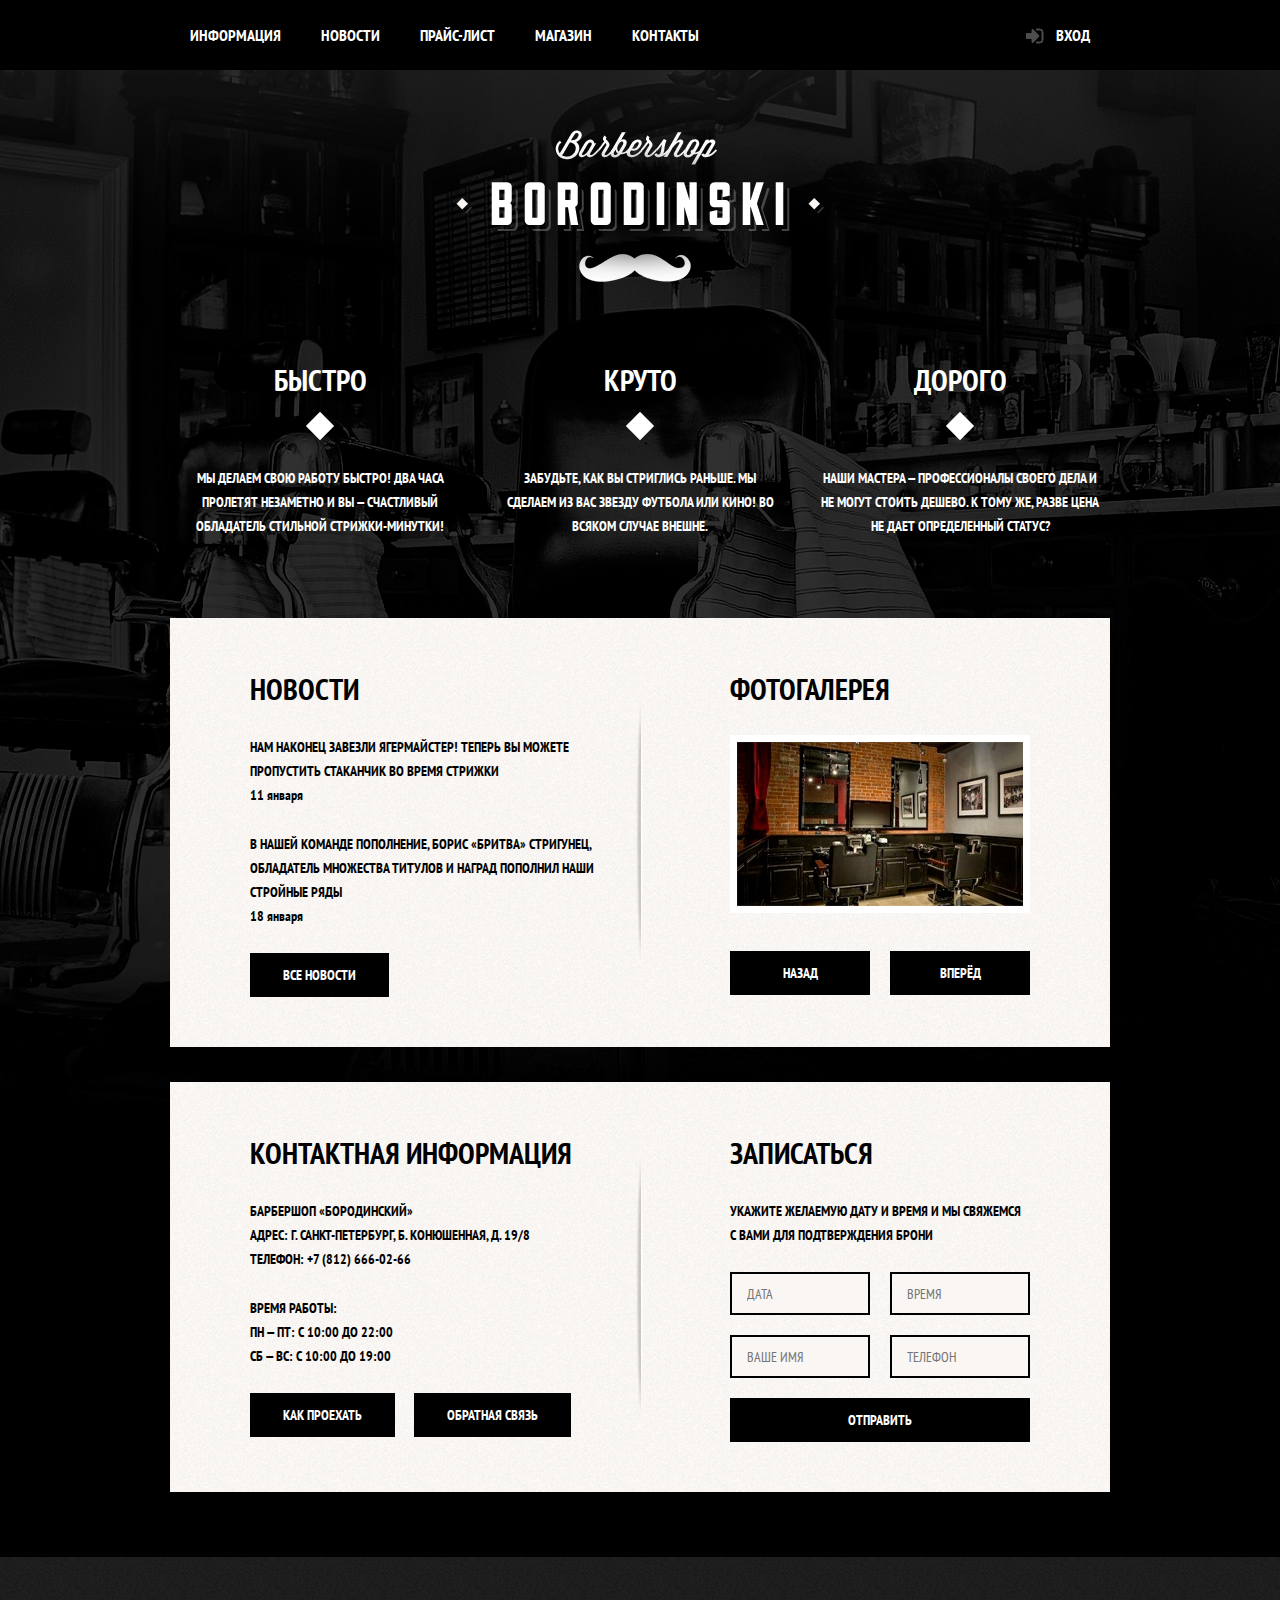
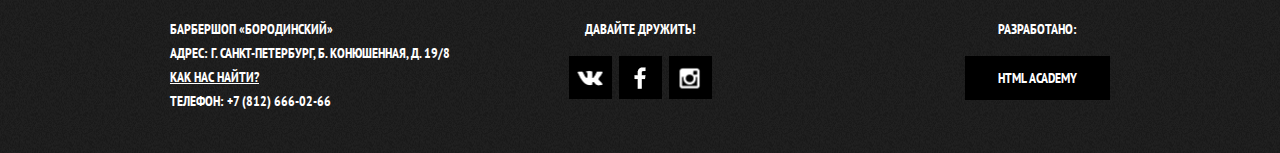
<file: index.html>
<!DOCTYPE html>
<html lang="ru">

<head>
  <meta charset="utf-8">
  <title>Барбершоп «Бородинский»</title>
  <link href="https://fonts.googleapis.com/css?family=PT+Sans+Narrow:700&amp;subset=cyrillic" rel="stylesheet">
  <link rel="stylesheet" href="css/normalize.min.css">
  <link rel="stylesheet" href="css/style.min.css">
</head>

<body class="index-body">
  <header class="main-header">
    <div class="container clearfix">
      <nav class="main-navigation">
        <ul>
          <li><a href="#">Информация</a></li>
          <li><a href="#">Новости</a></li>
          <li><a href="price.html">Прайс-лист</a></li>
          <li><a href="shop.html">Магазин</a></li>
          <li><a href="#">Контакты</a></li>
        </ul>
      </nav>
      <div class="user-block">
        <a href="#" class="user-block__login">Вход</a>
      </div>
    </div>
  </header>
  <main class="container">
    <div class="index-logo">
      <img src="img/logo-index.png" width="368" height="204" alt="Барбершоп «Бородинский»">
    </div>
    <div class="features clearfix">
      <div class="features__item">
        <b class="features__name">Быстро</b>
        <p>Мы делаем свою работу быстро! Два часа пролетят незаметно и вы — счастливый обладатель стильной стрижки-минутки!</p>
      </div>
      <div class="features__item">
        <b class="features__name">Круто</b>
        <p>Забудьте, как вы стриглись раньше. Мы сделаем из вас звезду футбола или кино! Во всяком случае внешне.</p>
      </div>
      <div class="features__item">
        <b class="features__name">Дорого</b>
        <p>Наши мастера — профессионалы своего дела и не могут стоить дешево. К тому же, разве цена не дает определенный статус?</p>
      </div>
    </div>
    <div class="index-content clearfix">
      <div class="index-content__left">
        <h2 class="index-content__title">Новости</h2>
        <ul class="news-preview">
          <li>
            <p>Нам наконец завезли Ягермайстер! Теперь вы можете пропустить стаканчик во время стрижки</p>
            <time datetime="2016-01-11">11 января</time>
          </li>
          <li>
            <p>В нашей команде пополнение, Борис «Бритва» Стригунец, обладатель множества титулов и наград пополнил наши стройные ряды</p>
            <time datetime="2016-01-18">18 января</time>
          </li>
        </ul>
        <a href="" class="btn">Все новости</a>
      </div>
      <div class="index-content__right">
        <h2 class="index-content__title">Фотогалерея</h2>
        <div class="gallery">
          <figure class="gallery__content">
            <img src="img/index-photo1.jpg" width="286" height="164" alt="Интерьер барбершопа">
          </figure>
          <button class="btn gallery__prev" type="button">Назад</button>
          <button class="btn gallery__next" type="button">Вперёд</button>
        </div>
      </div>
    </div>
    <div class="index-content clearfix">
      <div class="index-content__left">
        <h2 class="index-content__title">Контактная информация</h2>
        <p>
          Барбершоп «Бородинский»<br> Адрес: г. Санкт-Петербург, Б. Конюшенная, д. 19/8<br> Телефон: +7 (812) 666-02-66
        </p>
        <p>
          Время работы:<br> пн — пт: с 10:00 до 22:00<br> сб — вс: с 10:00 до 19:00
        </p>
        <a href="#" class="btn js-map-link">Как проехать</a>
        <a href="#" class="btn">Обратная связь</a>
      </div>
      <div class="index-content__right">
        <h2 class="index-content__title">Записаться</h2>
        <p>Укажите желаемую дату и время и мы свяжемся с вами для подтверждения брони</p>
        <form action="https://echo.htmlacademy.ru" method="post" class="appointment-form">
          <input type="text" name="date" value="" placeholder="Дата">
          <input type="text" name="time" value="" placeholder="Время">
          <input type="text" name="name" value="" placeholder="Ваше имя">
          <input type="tel" name="phone" value="" placeholder="Телефон">
          <button class="btn" type="submit">Отправить</button>
        </form>
      </div>
    </div>
  </main>
  <footer class="main-footer index-footer">
    <div class="container clearfix">
      <div class="footer-contacts">
        Барбершоп «Бородинский»<br> Адрес: г. Санкт-Петербург, Б. Конюшенная, д. 19/8<br>
        <a href="#">Как нас найти?</a><br> Телефон: +7 (812) 666-02-66
      </div>
      <div class="footer-social">
        <p>Давайте дружить!</p>
        <a href="#" class="social-btn social-btn--vk">Вконтакте</a>
        <a href="#" class="social-btn social-btn--fb">Фейсбук</a>
        <a href="#" class="social-btn social-btn--inst">Инстаграм</a>
      </div>
      <div class="footer-copyright">
        <p>Разработано:</p>
        <a href="https://htmlacademy.ru" class="btn">HTML Academy</a>
      </div>
    </div>
  </footer>
  <div class="modal-content">
    <button class="modal-content-close" type="button" title="Закрыть">Закрыть</button>
    <h2 class="modal-content-title">Личный кабинет</h2>
    <p>Введите свой логин и пароль</p>
    <form action="https://echo.htmlacademy.ru" class="login-form" method="post">
      <input type="text" class="icon-user" name="login" placeholder="Логин">
      <input type="password" class="icon-password" name="password" placeholder="Пароль">
      <label class="login-checkbox">
        <input type="checkbox" name="remember">
        <span class="checkbox-indicator"></span>
        Запомните меня
      </label>
      <a href="#" class="restore">Я забыл пароль!</a>
      <button class="btn" type="submit">Войти</button>
    </form>
  </div>
  <div class="modal-content-map">
    <button class="modal-content-close" type="button" title="Закрыть">Закрыть</button>
    <div>
      <iframe src="https://www.google.com/maps/embed?pb=!1m18!1m12!1m3!1d1998.5989424123638!2d30.320894615634952!3d59.93879686904849!2m3!1f0!2f0!3f0!3m2!1i1024!2i768!4f13.1!3m3!1m2!1s0x4696310fca5ba729%3A0xea9c53d4493c879f!2z0JHQvtC70YzRiNCw0Y8g0JrQvtC90Y7RiNC10L3QvdCw0Y8g0YPQuy4sIDE5LCDQodCw0L3QutGCLdCf0LXRgtC10YDQsdGD0YDQsywgMTkxMTg2!5e0!3m2!1sru!2sru!4v1511522426504" width="766" height="561" frameborder="0" style="border:0" allowfullscreen></iframe>
    </div>
  </div>
  <div class="modal-overlay"></div>

  <script src="js/popup.min.js"></script>
</body>

</html>
</file>
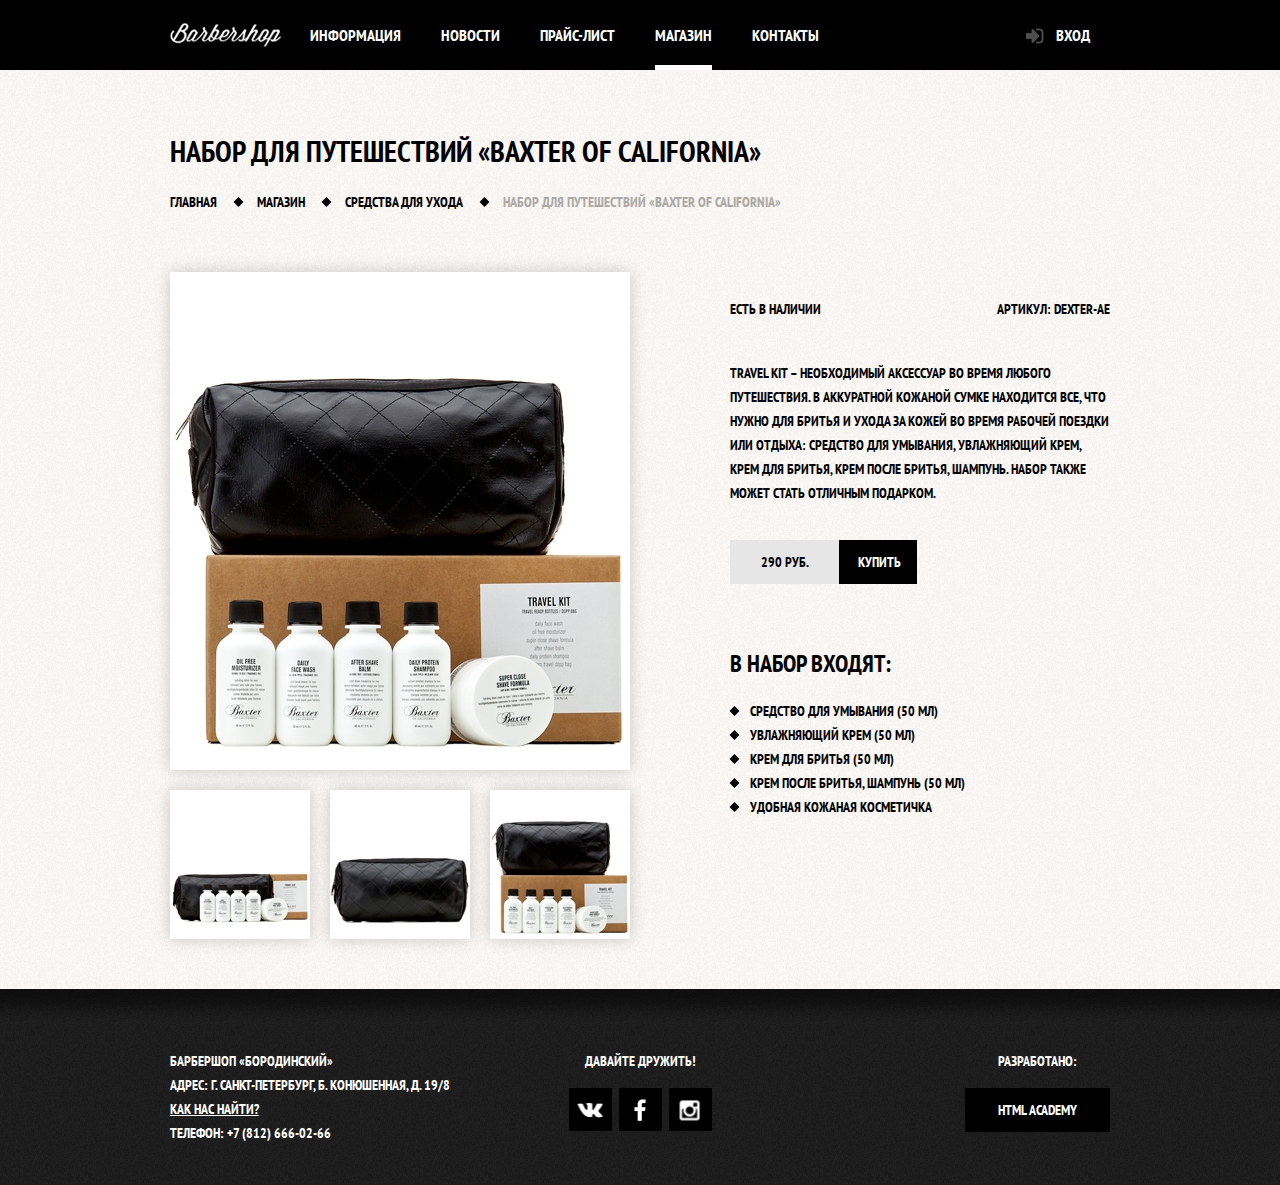
<file: item.html>
<!DOCTYPE html>
<html lang="ru">

<head>
  <meta charset="utf-8">
  <title>Барбершоп «Бородинский»</title>
  <link href="https://fonts.googleapis.com/css?family=PT+Sans+Narrow:700&amp;subset=cyrillic" rel="stylesheet">
  <link rel="stylesheet" href="css/normalize.min.css">
  <link rel="stylesheet" href="css/style.min.css">
</head>

<body>
  <header class="main-header">
    <div class="container clearfix">
      <div class="header-logo">
        <a href="index.html"><img src="img/logo-header.png" width="111" height="24" alt="Барбершоп «Бородинский»"></a>
      </div>
      <nav class="main-navigation">
        <ul>
          <li><a href="#">Информация</a></li>
          <li><a href="#">Новости</a></li>
          <li><a href="price.html">Прайс-лист</a></li>
          <li class="active"><a href="shop.html">Магазин</a></li>
          <li><a href="#">Контакты</a></li>
        </ul>
      </nav>
      <div class="user-block">
        <a href="#" class="user-block__login">Вход</a>
      </div>
    </div>
  </header>
  <main class="container">
    <div class="page-header">
      <h1 class="page-header__title">Набор для путешествий «Baxter of California»</h1>
      <nav class="page-header__breadcrumbs">
        <ul>
          <li><a href="index.html">Главная</a></li>
          <li><a href="shop.html">Магазин</a></li>
          <li><a href="#">Средства для ухода</a></li>
          <li>Набор для путешествий «Baxter of California»</li>
        </ul>
      </nav>
    </div>
    <article class="product clearfix">
      <div class="product__left">
        <div class="product__gallery">
          <div class="product__big-picture">
            <img src="img/item-photo1.jpg" width="460" height="498" alt="Набор для путешествий «Baxter of California»">
          </div>
          <div class="product__thumbnails">
            <img src="img/item-thumb1.jpg" width="140" height="149" alt="Набор для путешествий «Baxter of California» - миниатюра">
            <img src="img/item-thumb2.jpg" width="140" height="149" alt="Набор для путешествий «Baxter of California» - миниатюра">
            <img src="img/item-thumb3.jpg" width="140" height="149" alt="Набор для путешествий «Baxter of California» - миниатюра">
          </div>
        </div>
      </div>
      <div class="product__right clearfix">
        <span class="product__availability">Есть в наличии</span>
        <span class="product__vendor-code">Артикул: dexter-ae</span>
        <p class="product__decription">
          Travel Kit – необходимый аксессуар во время любого путешествия. В аккуратной кожаной сумке находится все, что нужно для бритья и ухода за кожей во время рабочей поездки или отдыха: средство для умывания, увлажняющий крем, крем для бритья, крем после бритья,
          шампунь. Набор также может стать отличным подарком.
        </p>
        <div class="order product__order">
          <span class="order__price">290 руб.</span><a href="#" class="btn order__buy">Купить</a>
        </div>
        <h2 class="product__subheading">В набор входят:</h2>
        <ul class="product__set">
          <li>Средство для умывания (50 мл)<br></li>
          <li>Увлажняющий крем (50 мл)</li>
          <li>Крем для бритья (50 мл)</li>
          <li>Крем после бритья, шампунь (50 мл)</li>
          <li>Удобная кожаная косметичка</li>
        </ul>
      </div>
    </article>
  </main>
  <footer class="main-footer">
    <div class="container clearfix">
      <div class="footer-contacts">
        Барбершоп «Бородинский»<br> Адрес: г. Санкт-Петербург, Б. Конюшенная, д. 19/8<br>
        <a href="#">Как нас найти?</a><br> Телефон: +7 (812) 666-02-66
      </div>
      <div class="footer-social">
        <p>Давайте дружить!</p>
        <a href="#" class="social-btn social-btn--vk">Вконтакте</a>
        <a href="#" class="social-btn social-btn--fb">Фейсбук</a>
        <a href="#" class="social-btn social-btn--inst">Инстаграм</a>
      </div>
      <div class="footer-copyright">
        <p>Разработано:</p>
        <a href="https://htmlacademy.ru" class="btn">HTML Academy</a>
      </div>
    </div>
  </footer>
  <div class="modal-content">
    <button class="modal-content-close" type="button" title="Закрыть">Закрыть</button>
    <h2 class="modal-content-title">Личный кабинет</h2>
    <p>Введите свой логин и пароль</p>
    <form action="https://echo.htmlacademy.ru" class="login-form" method="post">
      <input type="text" class="icon-user" name="login" placeholder="Логин">
      <input type="password" class="icon-password" name="password" placeholder="Пароль">
      <label class="login-checkbox">
        <input type="checkbox" name="remember">
        <span class="checkbox-indicator"></span>
        Запомните меня
      </label>
      <a href="#" class="restore">Я забыл пароль!</a>
      <button class="btn" type="submit">Войти</button>
    </form>
  </div>
  <div class="modal-overlay"></div>

  <script src="js/popup.min.js"></script>
</body>

</html>
</file>
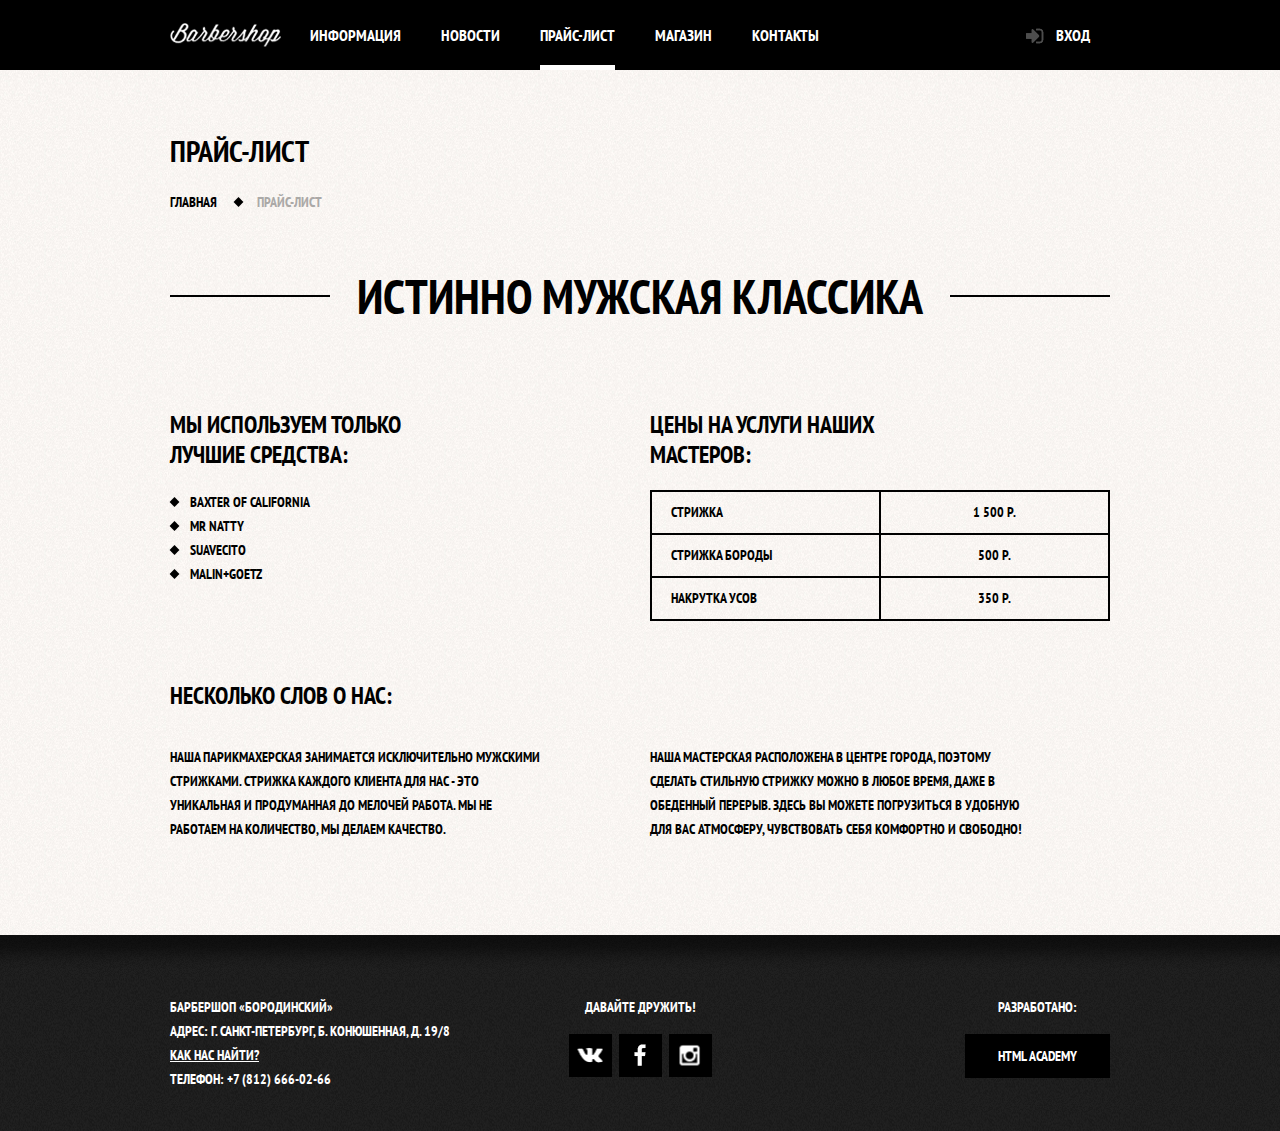
<file: price.html>
<!DOCTYPE html>
<html lang="ru">

<head>
  <meta charset="utf-8">
  <title>Барбершоп «Бородинский»</title>
  <link href="https://fonts.googleapis.com/css?family=PT+Sans+Narrow:700&amp;subset=cyrillic" rel="stylesheet">
  <link rel="stylesheet" href="css/normalize.min.css">
  <link rel="stylesheet" href="css/style.min.css">
</head>

<body>
  <header class="main-header">
    <div class="container clearfix">
      <div class="header-logo">
        <a href="index.html"><img src="img/logo-header.png" width="111" height="24" alt="Барбершоп «Бородинский»"></a>
      </div>
      <nav class="main-navigation">
        <ul>
          <li><a href="#">Информация</a></li>
          <li><a href="#">Новости</a></li>
          <li class="active"><a>Прайс-лист</a></li>
          <li><a href="shop.html">Магазин</a></li>
          <li><a href="#">Контакты</a></li>
        </ul>
      </nav>
      <div class="user-block">
        <a href="#" class="user-block__login">Вход</a>
      </div>
    </div>
  </header>
  <main class="container">
    <div class="page-header">
      <h1 class="page-header__title">Прайс-лист</h1>
      <nav class="page-header__breadcrumbs">
        <ul>
          <li><a href="index.html">Главная</a></li>
          <li>Прайс-лист</li>
        </ul>
      </nav>
    </div>
    <article class="price clearfix">
      <div class="price__slogan">
        Истинно мужская классика
      </div>
      <div class="price__left">
        <h2 class="price__subheading">Мы используем только лучшие средства:</h2>
        <ul>
          <li>Baxter of California</li>
          <li>Mr Natty</li>
          <li>Suavecito</li>
          <li>Malin+Goetz</li>
        </ul>
      </div>
      <div class="price__right">
        <h2 class="price__subheading">Цены на услуги наших мастеров:</h2>
        <table>
          <tr>
            <td>Стрижка</td>
            <td>1 500 р.</td>
          </tr>
          <tr>
            <td>Стрижка бороды</td>
            <td>500 р.</td>
          </tr>
          <tr>
            <td>Накрутка усов</td>
            <td>350 р.</td>
          </tr>
        </table>
      </div>
      <h2 class="price__subheading">Несколько слов о нас:</h2>
      <div class="price__left">
        <p>
          Наша парикмахерская занимается исключительно мужскими стрижками. Стрижка каждого клиента для нас - это уникальная и продуманная до мелочей работа. Мы не работаем на количество, мы делаем качество.
        </p>
      </div>
      <div class="price__right">
        <p>
          Наша мастерская расположена в центре города, поэтому сделать стильную стрижку можно в любое время, даже в обеденный перерыв. Здесь вы можете погрузиться в удобную для вас атмосферу, чувствовать себя комфортно и свободно!
        </p>
      </div>
    </article>
  </main>
  <footer class="main-footer">
    <div class="container clearfix">
      <div class="footer-contacts">
        Барбершоп «Бородинский»<br> Адрес: г. Санкт-Петербург, Б. Конюшенная, д. 19/8<br>
        <a href="#">Как нас найти?</a><br> Телефон: +7 (812) 666-02-66
      </div>
      <div class="footer-social">
        <p>Давайте дружить!</p>
        <a href="#" class="social-btn social-btn--vk">Вконтакте</a>
        <a href="#" class="social-btn social-btn--fb">Фейсбук</a>
        <a href="#" class="social-btn social-btn--inst">Инстаграм</a>
      </div>
      <div class="footer-copyright">
        <p>Разработано:</p>
        <a href="https://htmlacademy.ru" class="btn">HTML Academy</a>
      </div>
    </div>
  </footer>
  <div class="modal-content">
    <button class="modal-content-close" type="button" title="Закрыть">Закрыть</button>
    <h2 class="modal-content-title">Личный кабинет</h2>
    <p>Введите свой логин и пароль</p>
    <form action="https://echo.htmlacademy.ru" class="login-form" method="post">
      <input type="text" class="icon-user" name="login" placeholder="Логин">
      <input type="password" class="icon-password" name="password" placeholder="Пароль">
      <label class="login-checkbox">
        <input type="checkbox" name="remember">
        <span class="checkbox-indicator"></span>
        Запомните меня
      </label>
      <a href="#" class="restore">Я забыл пароль!</a>
      <button class="btn" type="submit">Войти</button>
    </form>
  </div>
  <div class="modal-overlay"></div>

  <script src="js/popup.min.js"></script>
</body>

</html>
</file>
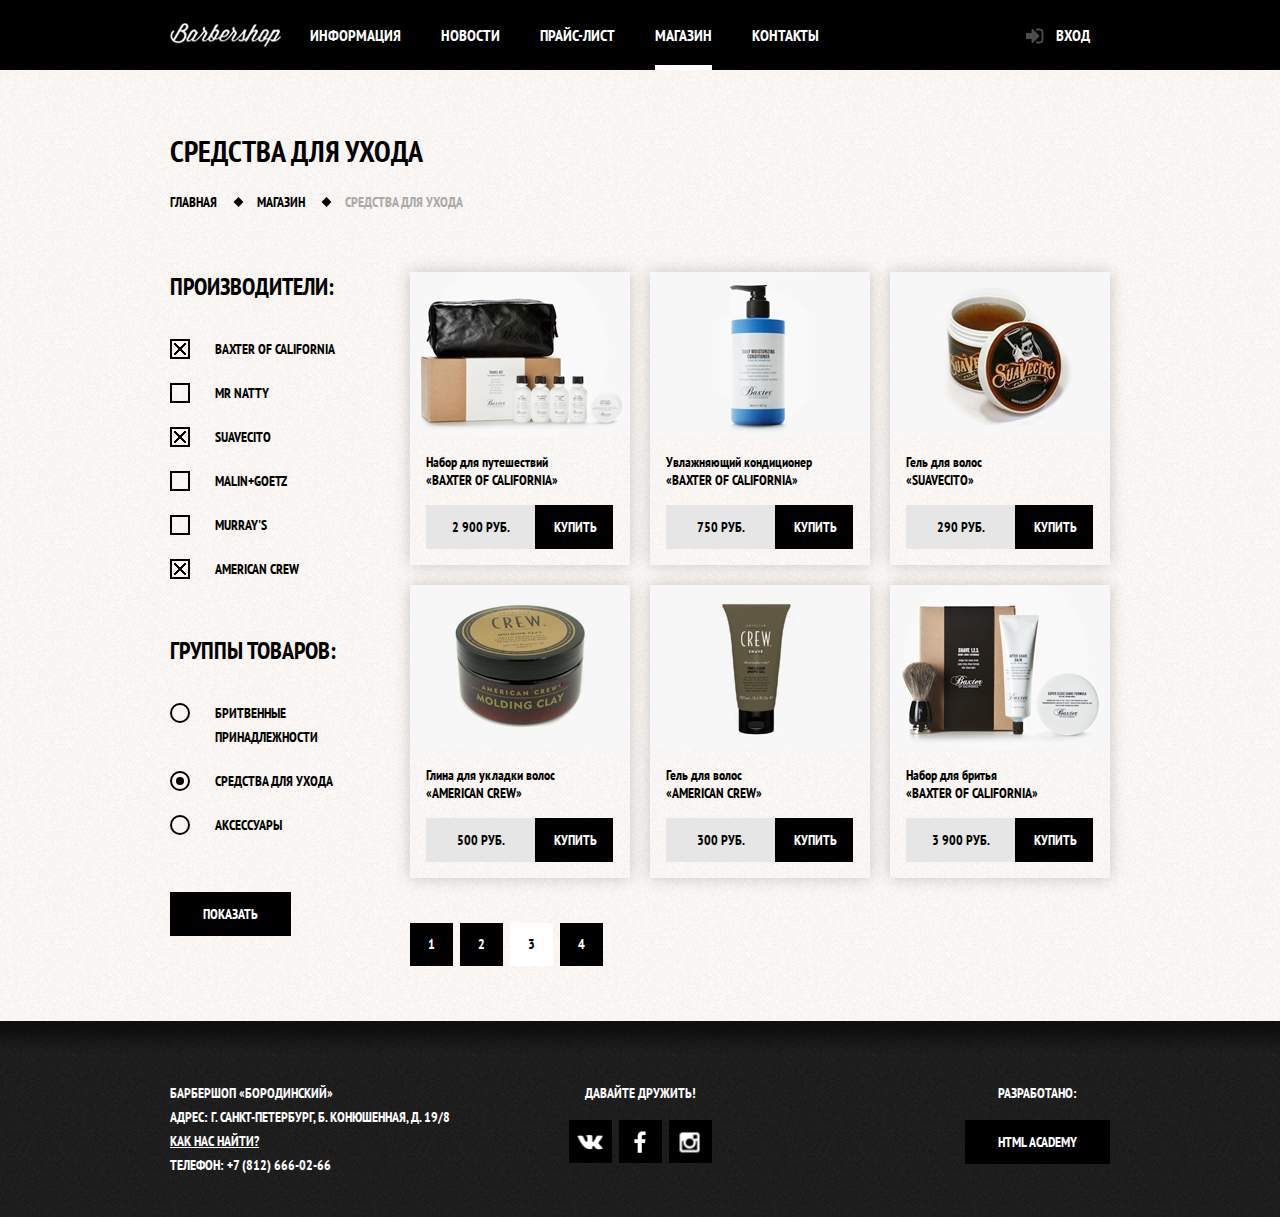
<file: shop.html>
<!DOCTYPE html>
<html lang="ru">

<head>
  <meta charset="utf-8">
  <title>Барбершоп «Бородинский»</title>
  <link href="https://fonts.googleapis.com/css?family=PT+Sans+Narrow:700&amp;subset=cyrillic" rel="stylesheet">
  <link rel="stylesheet" href="css/normalize.min.css">
  <link rel="stylesheet" href="css/style.min.css">
</head>

<body>
  <header class="main-header">
    <div class="container clearfix">
      <div class="header-logo">
        <a href="index.html"><img src="img/logo-header.png" width="111" height="24" alt="Барбершоп «Бородинский»"></a>
      </div>
      <nav class="main-navigation">
        <ul>
          <li><a href="#">Информация</a></li>
          <li><a href="#">Новости</a></li>
          <li><a href="price.html">Прайс-лист</a></li>
          <li class="active"><a>Магазин</a></li>
          <li><a href="#">Контакты</a></li>
        </ul>
      </nav>
      <div class="user-block">
        <a href="#" class="user-block__login">Вход</a>
      </div>
    </div>
  </header>
  <main class="container">
    <div class="page-header">
      <h1 class="page-header__title">Средства для ухода</h1>
      <nav class="page-header__breadcrumbs">
        <ul>
          <li><a href="index.html">Главная</a></li>
          <li><a href="shop.html">Магазин</a></li>
          <li>Средства для ухода</li>
        </ul>
      </nav>
    </div>
    <div class="shop clearfix">
      <div class="shop__left">
        <form action="https://echo.htmlacademy.ru" method="post" class="shop__filter">
          <fieldset>
            <legend>Производители:</legend>
            <input type="checkbox" name="baxterOfCalifornia" id="baxterOfCalifornia" checked>
            <label for="baxterOfCalifornia">Baxter of California</label>
            <input type="checkbox" name="mrNatty" id="mrNatty">
            <label for="mrNatty">Mr Natty</label>
            <input type="checkbox" name="suavecito" id="suavecito" checked>
            <label for="suavecito">Suavecito</label>
            <input type="checkbox" name="malin+goetz" id="malin+goetz">
            <label for="malin+goetz">Malin+Goetz</label>
            <input type="checkbox" name="murrays" id="murrays">
            <label for="murrays">Murray's</label>
            <input type="checkbox" name="americanCrew" id="americanCrew" checked>
            <label for="americanCrew">American Crew</label>
          </fieldset>
          <fieldset>
            <legend>Группы товаров:</legend>
            <input type="radio" name="goods" value="shavingAccessories" id="shavingAccessories">
            <label for="shavingAccessories">Бритвенные принадлежности</label>
            <input type="radio" name="goods" value="сareProducts" id="сareProducts" checked>
            <label for="сareProducts">Средства для ухода</label>
            <input type="radio" name="goods" value="accessories" id="accessories">
            <label for="accessories">Аксессуары</label>
            <button class="btn" type="submit">Показать</button>
          </fieldset>
        </form>
      </div>
      <div class="shop__right">
        <div class="shop__items clearfix">
          <div class="shop__item">
            <img class="shop__picture" src="img/shop-photo1.jpg" width="220" height="165" alt="Набор для путешествий «Baxter of California»">
            <h3 class="shop__title">Набор для путешествий<br><span>«Baxter of California»</span></h3>
            <div class="order shop__order">
              <span class="order__price">2 900 руб.</span><a href="item.html" class="btn order__buy">Купить</a>
            </div>
          </div>
          <div class="shop__item">
            <img class="shop__picture" src="img/shop-photo2.jpg" width="220" height="165" alt="Увлажняющий кондиционер «Baxter of California»">
            <h3 class="shop__title">Увлажняющий кондиционер<br><span>«Baxter of California»</span></h3>
            <div class="order shop__order">
              <span class="order__price">750 руб.</span><a href="#" class="btn order__buy">Купить</a>
            </div>
          </div>
          <div class="shop__item">
            <img class="shop__picture" src="img/shop-photo3.jpg" width="220" height="165" alt="Гель для волос «Suavecito»">
            <h3 class="shop__title">Гель для волос<br><span>«Suavecito»</span></h3>
            <div class="order shop__order">
              <span class="order__price">290 руб.</span><a href="#" class="btn order__buy">Купить</a>
            </div>
          </div>
          <div class="shop__item">
            <img class="shop__picture" src="img/shop-photo4.jpg" width="220" height="165" alt="Глина для укладки волос «American crew»">
            <h3 class="shop__title">Глина для укладки волос<br><span>«American crew»</span></h3>
            <div class="order shop__order">
              <span class="order__price">500 руб.</span><a href="#" class="btn order__buy">Купить</a>
            </div>
          </div>
          <div class="shop__item">
            <img class="shop__picture" src="img/shop-photo5.jpg" width="220" height="165" alt="Гель для волос «American crew»">
            <h3 class="shop__title">Гель для волос<br><span>«American crew»</span></h3>
            <div class="order shop__order">
              <span class="order__price">300 руб.</span><a href="#" class="btn order__buy">Купить</a>
            </div>
          </div>
          <div class="shop__item">
            <img class="shop__picture" src="img/shop-photo6.jpg" width="220" height="165" alt="Набор для бритья «Baxter of California»">
            <h3 class="shop__title">Набор для бритья<br><span>«Baxter of California»</span></h3>
            <div class="order shop__order">
              <span class="order__price">3 900 руб.</span><a href="#" class="btn order__buy">Купить</a>
            </div>
          </div>
        </div>
        <div class="shop__pagination">
          <ul>
            <li><a href="#" class="btn shop__button">1</a></li>
            <li><a href="#" class="btn shop__button">2</a></li>
            <li>3</li>
            <li><a href="#" class="btn shop__button">4</a></li>
          </ul>
        </div>
      </div>
    </div>
  </main>
  <footer class="main-footer">
    <div class="container clearfix">
      <div class="footer-contacts">
        Барбершоп «Бородинский»<br> Адрес: г. Санкт-Петербург, Б. Конюшенная, д. 19/8<br>
        <a href="#">Как нас найти?</a><br> Телефон: +7 (812) 666-02-66
      </div>
      <div class="footer-social">
        <p>Давайте дружить!</p>
        <a href="#" class="social-btn social-btn--vk">Вконтакте</a>
        <a href="#" class="social-btn social-btn--fb">Фейсбук</a>
        <a href="#" class="social-btn social-btn--inst">Инстаграм</a>
      </div>
      <div class="footer-copyright">
        <p>Разработано:</p>
        <a href="https://htmlacademy.ru" class="btn">HTML Academy</a>
      </div>
    </div>
  </footer>
  <div class="modal-content">
    <button class="modal-content-close" type="button" title="Закрыть">Закрыть</button>
    <h2 class="modal-content-title">Личный кабинет</h2>
    <p>Введите свой логин и пароль</p>
    <form action="https://echo.htmlacademy.ru" class="login-form" method="post">
      <input type="text" class="icon-user" name="login" placeholder="Логин">
      <input type="password" class="icon-password" name="password" placeholder="Пароль">
      <label class="login-checkbox">
        <input type="checkbox" name="remember">
        <span class="checkbox-indicator"></span>
        Запомните меня
      </label>
      <a href="#" class="restore">Я забыл пароль!</a>
      <button class="btn" type="submit">Войти</button>
    </form>
  </div>
  <div class="modal-overlay"></div>

  <script src="js/popup.min.js"></script>
</body>

</html>
</file>
<file: css/style.min.css>
@keyframes bounce{0%{transform:translateY(-2000px)}70%{transform:translateY(30px)}90%{transform:translateY(-10px)}to{transform:translateY(0)}}@keyframes shake{0%,to{transform:translateX(0)}10%,30%,50%,70%,90%{transform:translateX(-10px)}20%,40%,60%,80%{transform:translateX(10px)}}@keyframes slideup{0%{transform:translateY(1000px)}to{transform:translateY(0)}}body{min-width:960px;font-family:'PT Sans Narrow',Arial,Helvetica,sans-serif;color:#000;font-weight:700;font-size:14px;line-height:24px;text-transform:uppercase;background:#f8f5f2 url(../img/bg-pattern-content.jpg)}.index-body{color:#fff;background:#000 url(../img/bg-body.png) no-repeat center top}h1{font-size:30px;line-height:42px}h2{font-size:24px;line-height:30px}.clearfix::after{content:'';display:table;clear:both}.container{width:940px;margin:0 auto;padding:0 10px}.btn{display:inline-block;box-sizing:border-box;margin-right:16px;padding:10px 33px;font-weight:700;font-size:14px;line-height:24px;font-family:'PT Sans Narrow',Arial,Helvetica,sans-serif;vertical-align:top;text-align:center;color:#fff;text-transform:uppercase;text-decoration:none;background-color:#000;border:0;cursor:pointer}.btn:active,.btn:hover{background-color:#663d15}.btn.disabled,.btn:disabled{cursor:default;opacity:.5}.btn.disabled:hover,.btn:disabled:hover{background-color:#000}.order{line-height:18px}.order__price{display:inline-block;width:109px;padding:13px 0;background-color:#e6e6e6;text-align:center}.order__buy{width:78px;margin-right:0;padding-left:19px}.main-header{margin-bottom:60px;color:#fff;background-color:#000}.header-logo{width:120px;float:left;margin-top:23px}.main-navigation{width:680px;float:left}.main-navigation ul{margin:0;padding:0;list-style:none;font-size:0}.main-navigation li{display:inline-block;font-size:16px;line-height:20px;vertical-align:top}.main-navigation a{display:block;padding:25px 20px;color:#fff;text-decoration:none}.main-navigation .active{position:relative;background-color:none}.main-navigation .active::after{content:'';position:absolute;right:20px;bottom:0;left:20px;height:5px;background-color:#fff}.main-navigation .active a:hover{background:0 0}.user-block{max-width:140px;float:right}.user-block__login{position:relative;display:inline-block;padding:25px 20px 25px 50px;font-size:16px;line-height:20px;vertical-align:top;color:#fff;text-decoration:none}.main-navigation a:hover,.user-block__login:hover{background-color:#242424}.user-block__login::before{content:'';position:absolute;top:28px;left:20px;width:18px;height:18px;background:url(../img/sprite.png) no-repeat;background-position:-133px -5px;opacity:.3}.user-block__login:hover::before{opacity:1}.index-logo{margin:0 auto 25px}.index-logo,.index-logo img{width:368px;height:204px}.features{margin-bottom:80px}.features__item{width:300px;float:left;margin-right:20px;text-align:center}.features__item:last-child{margin-right:0}.features__name{position:relative;display:block;margin-bottom:30px;padding-bottom:35px;font-size:30px;line-height:42px}.features__name::after{content:'';position:absolute;bottom:0;left:50%;display:block;width:20px;height:20px;margin-left:-10px;background-color:#fff;transform:rotate(45deg)}.features__item p{margin:10px 10px 0}.index-content{padding:50px 80px;margin-bottom:35px;color:#000;background:url(../img/content-divider.png) no-repeat center,#f8f5f2 url(../img/bg-pattern-content.jpg)}.index-content__left{width:380px;float:left}.index-content__right{width:300px;float:right}.index-content__title{margin:0 0 25px;font-size:30px;line-height:42px}.index-content p{margin:0 0 25px}.news-preview{margin:0;padding:0 35px 0 0;list-style:none}.news-preview li{margin-bottom:25px}.news-preview p{margin-bottom:0}.news-preview time{text-transform:none}.gallery{position:relative;height:260px}.gallery__content{height:164px;margin:0;background-color:#ccc;border:7px solid #fff}.gallery__content img{width:286px;height:164px}.gallery .btn{position:absolute;bottom:0;width:140px;margin:0}.gallery__prev{left:0}.gallery__next{right:0}.appointment-form input{box-sizing:border-box;float:left;width:140px;height:43px;margin-right:20px;margin-bottom:20px;padding:0 15px;font-size:14px;line-height:24px;font-family:'PT Sans Narrow',Arial,Helvetica,sans-serif;color:#000;text-transform:uppercase;background-color:#f9f6f3;border:2px solid #000}.appointment-form input:focus{border:2px solid #663d15}.appointment-form input:nth-child(2n){margin-right:0}.appointment-form .btn{clear:both;width:100%}.page-header{margin-bottom:60px}.page-header__breadcrumbs ul{margin:0;padding:0;list-style:none;font-size:0;line-height:10px}.page-header__breadcrumbs li{position:relative;display:inline-block;padding-right:40px;font-size:14px;line-height:20px;color:#aba9a7}.page-header__breadcrumbs li::after{content:'';position:absolute;right:15px;top:50%;width:7px;height:7px;background-color:#000;transform:translateY(-50%) rotate(45deg)}.page-header__breadcrumbs li:last-child::after{display:none}.page-header__breadcrumbs a{color:#000;text-decoration:none}.shop{padding-bottom:50px}.shop__left{width:220px;float:left;padding-right:20px}.shop__filter fieldset{margin:0 0 35px;padding:0;border:0}.shop__filter legend{margin-bottom:35px;font-size:24px;line-height:30px}.shop__filter input{display:none}.shop__filter label{position:relative;display:block;margin-bottom:20px;padding-left:45px;width:150px}.shop__filter label::before{content:'';position:absolute;top:2px;left:0;width:16px;height:16px;border:2px solid #000}.shop__filter fieldset:first-child input:checked+label::before{background:url(../img/sprite.png) no-repeat -3px -3px}.shop__filter fieldset:last-child label::before{content:'';position:absolute;top:2px;left:0;width:16px;height:16px;border:2px solid #000;border-radius:50%}.shop__filter fieldset:last-child input:checked+label::after{content:'';position:absolute;top:8px;left:6px;width:8px;height:8px;border-radius:50%;background-color:#000}.shop__filter button{margin-top:35px}.shop__right{width:700px;float:right}.shop__items{margin-bottom:25px}.shop__item{width:220px;float:left;margin-right:20px;margin-bottom:20px;box-shadow:0 0 15px rgba(0,1,1,.2)}.shop__item:nth-child(3n){margin-right:0}.shop__picture{display:block}.shop__title{margin:16px 0 16px 16px;font-size:14px;line-height:18px;text-transform:none}.shop__title span{text-transform:uppercase}.shop__order{margin-left:16px;margin-bottom:16px}.shop__pagination ul{margin:0;padding:0;list-style:none;font-size:0}.shop__button,.shop__pagination li{width:43px;height:43px;padding:12px 0;font-size:14px;line-height:18px}.shop__pagination li{display:inline-block;box-sizing:border-box;vertical-align:top;text-align:center;background-color:#fff;margin-right:7px}.shop__button{margin-top:-12px;margin-right:0}.product{padding-bottom:30px}.product__left{width:500px;float:left}.product__gallery img{box-shadow:0 0 15px rgba(0,1,1,.2)}.product__big-picture{margin-bottom:20px}.product__big-picture img{display:block}.product__thumbnails{font-size:0}.product__thumbnails img{display:block;float:left;margin-right:20px;margin-bottom:20px}.product__right{width:380px;float:right}.product__availability{float:left;margin-top:25px;margin-bottom:40px;line-height:24px}.product__vendor-code{float:right;margin-top:25px;margin-bottom:40px}.product__decription{clear:both;margin-bottom:35px}.product__order{margin-bottom:65px}.price ul,.product__set{margin:0;padding:0;list-style:none}.price li,.product__set li{position:relative;padding-left:20px}.price li::before,.product__set li::before{position:absolute;content:'';width:7px;height:7px;top:50%;left:1px;transform:translateY(-50%) rotate(45deg);background-color:#000}.price{padding-bottom:20px}.price__slogan{position:relative;margin-bottom:70px;font-size:48px;line-height:48px;text-align:center}.price__slogan::after,.price__slogan::before{position:absolute;content:'';top:50%;width:160px;height:2px;transform:translateY(-50%);background-color:#000}.price__slogan::before{left:0}.price__slogan::after{right:0}.price__subheading{width:300px}.price__left,.price__right{width:480px;float:left;margin-bottom:60px}.price__right{width:460px;float:right}.price__subheading{clear:both}.price table{border-collapse:collapse}.price td{box-sizing:border-box;width:230px;height:43px;border:2px solid #000;font-size:14px;line-height:24px}.price td:first-child{padding-left:19px}.price td:last-child{text-align:center}.price p{width:380px}.main-footer{padding-top:60px;padding-bottom:40px;color:#fff;background:url(../img/bg-pattern-shadow.png) repeat-x center top,#252525 url(../img/bg-pattern-footer.jpg)}.index-footer{margin-top:65px;background:#252525 url(../img/bg-pattern-footer.jpg)}.footer-contacts{width:320px;float:left;margin-right:60px}.footer-contacts a{color:#fff}.footer-contacts a:hover{text-decoration:none}.footer-social{width:180px;float:left;text-align:center}.footer-social p{margin:0 0 15px}.social-btn{position:relative;display:inline-block;width:43px;height:43px;margin:0 2px;font-size:0;vertical-align:top;text-decoration:none;background-color:#000}.social-btn:hover{background-color:#fff}.social-btn::before{content:'';position:absolute;top:50%;left:50%;transform:translate(-50%,-50%);background-image:url(../img/sprite.png);background-repeat:no-repeat}.social-btn--vk::before{width:25px;height:16px;background-position:-161px -5px}.social-btn--vk:hover::before{background-position:-196px -5px}.social-btn--fb::before{width:12px;height:22px;background-position:-27px -5px}.social-btn--fb:hover::before{background-position:-49px -5px}.social-btn--inst::before{width:21px;height:21px;background-position:-71px -5px}.social-btn--inst:hover::before{background-position:-102px -5px}.footer-copyright{float:right;max-width:180px}.footer-copyright p{margin:0 0 15px;text-align:center}.footer-copyright .btn{margin-right:0}.footer-copyright .btn:hover{color:#000;background-color:#fff}.modal-content{display:none;position:absolute;top:120px;left:50%;z-index:20;width:300px;margin-left:-230px;padding:50px 80px;color:#000;background:#f8f3f0 url(img/bg-pattern-content.jpg);box-shadow:0 30px 50px rgba(0,0,0,.7)}.modal-content-show{display:block;animation:bounce .6s}.modal-error{animation:shake .6s}.modal-content-close{position:absolute;top:0;right:-34px;width:22px;height:22px;font-size:0;background-color:transparent;border:0;cursor:pointer}.modal-content-close::after,.modal-content-close::before{content:"";position:absolute;top:10px;left:2px;width:19px;height:3px;background-color:#d0d0d0;border-radius:1px}.modal-content-close::before{transform:rotate(45deg)}.modal-content-close::after{transform:rotate(-45deg)}.modal-content h2{margin:0 0 20px;font-size:30px;line-height:42px}.modal-content p{margin:0 0 14px}.modal-content .login-form{margin-top:30px;margin-bottom:10px}.login-form input[type=password],.login-form input[type=text]{width:241px;margin:0 0 10px;padding:10px 40px 10px 15px;font-size:14px;line-height:24px;font-family:"PT Sans Narrow",Arial,sans-serif;color:#000;text-transform:uppercase;background-color:#f9f6f3;border:2px solid #000}.login-form input:focus{border-color:#663d15}.login-form input.icon-user{background:url(../img/icon-user.png) no-repeat 95% 15px}.login-form input.icon-password{background:url(../img/icon-password.png) no-repeat 95% 15px}.login-form .restore{float:right;color:#000}.login-form .btn{width:100%;margin-top:15px}.login-checkbox input[type=checkbox]{display:none}.login-checkbox{position:relative;padding-left:30px;cursor:pointer}.login-checkbox:hover{color:#663d15}.login-checkbox input[type=checkbox]+.checkbox-indicator{position:absolute;top:-3px;left:0;width:17px;height:17px;border:2px solid #000}.login-checkbox input[type=checkbox]:checked+.checkbox-indicator::after,.login-checkbox input[type=checkbox]:checked+.checkbox-indicator::before{content:"";position:absolute;top:8px;left:1px;width:15px;height:2px;background-color:#000}.login-checkbox input[type=checkbox]:checked+.checkbox-indicator::before{transform:rotate(45deg)}.login-checkbox input[type=checkbox]:checked+.checkbox-indicator::after{transform:rotate(-45deg)}.modal-content-map{display:none;position:fixed;top:50%;left:50%;z-index:20;width:766px;height:561px;margin-top:-280px;margin-left:-390px;background:#e9e5dc url(../img/map.png);border:7px solid #fff;box-shadow:0 30px 50px rgba(0,0,0,.7)}.modal-content-map-show{display:block;animation:slideup .6s}.modal-overlay{display:none;position:fixed;top:0;left:0;z-index:10;width:100%;height:100%;background:rgba(0,0,0,.5)}.modal-overlay-show{display:block}
</file>
